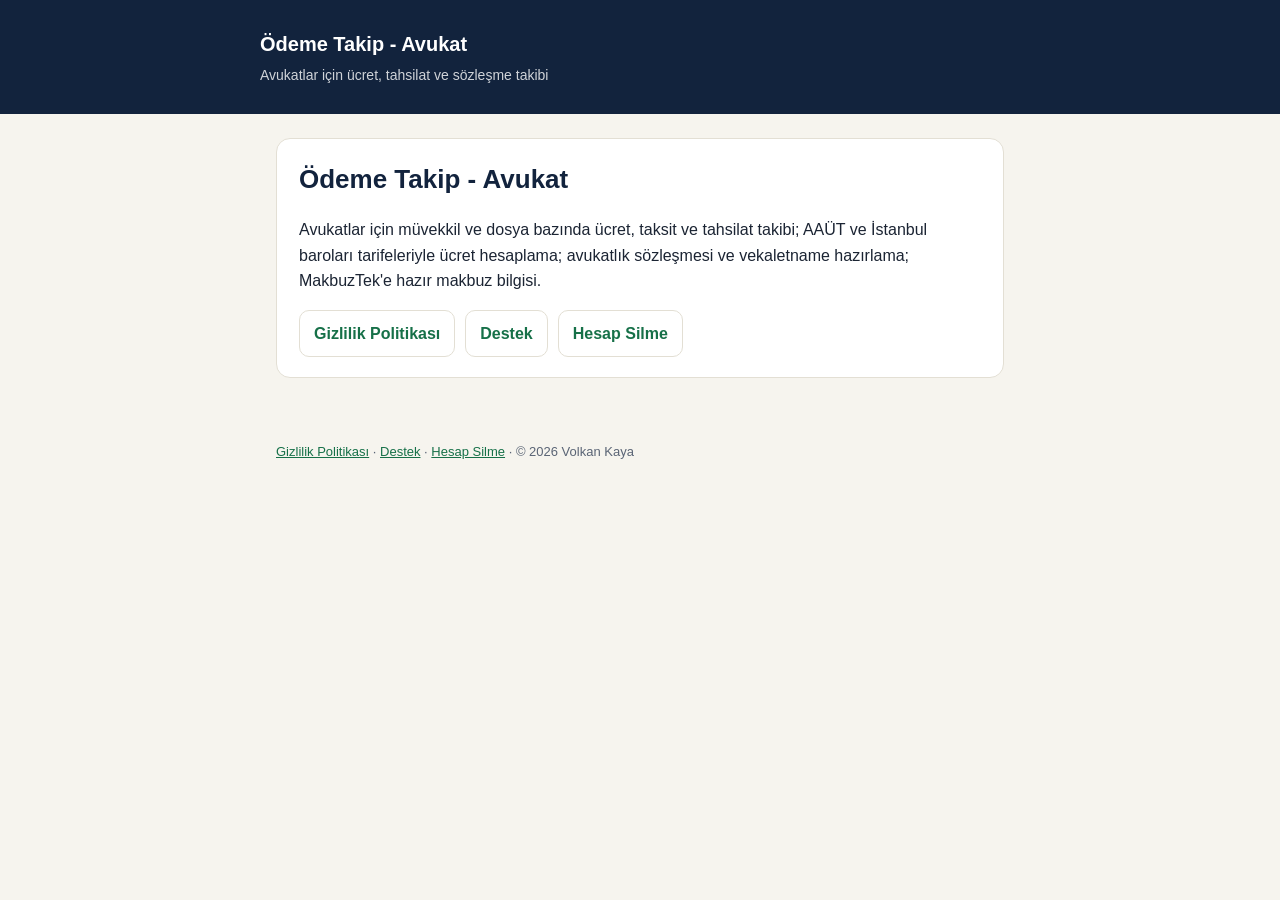
<file: index.html>
<!doctype html>
<html lang="tr"><head><meta charset="utf-8"><meta name="viewport" content="width=device-width,initial-scale=1">
<title>Ödeme Takip - Avukat</title><meta name="description" content="Avukatlar için ücret, tahsilat, makbuz ve sözleşme takibi"><link rel="stylesheet" href="style.css"></head>
<body><header><div class="in"><a href="./">Ödeme Takip - Avukat</a><p>Avukatlar için ücret, tahsilat ve sözleşme takibi</p></div></header><main>
<div class="card">
<h1>Ödeme Takip - Avukat</h1>
<p>Avukatlar için müvekkil ve dosya bazında ücret, taksit ve tahsilat takibi; AAÜT ve İstanbul baroları tarifeleriyle ücret hesaplama; avukatlık sözleşmesi ve vekaletname hazırlama; MakbuzTek'e hazır makbuz bilgisi.</p>
<nav class="links"><a href="gizlilik-politikasi.html">Gizlilik Politikası</a><a href="destek.html">Destek</a><a href="hesap-silme.html">Hesap Silme</a></nav>
</div>
</main><footer><a href="gizlilik-politikasi.html">Gizlilik Politikası</a> · <a href="destek.html">Destek</a> · <a href="hesap-silme.html">Hesap Silme</a> · © 2026 Volkan Kaya</footer></body></html>
</file>
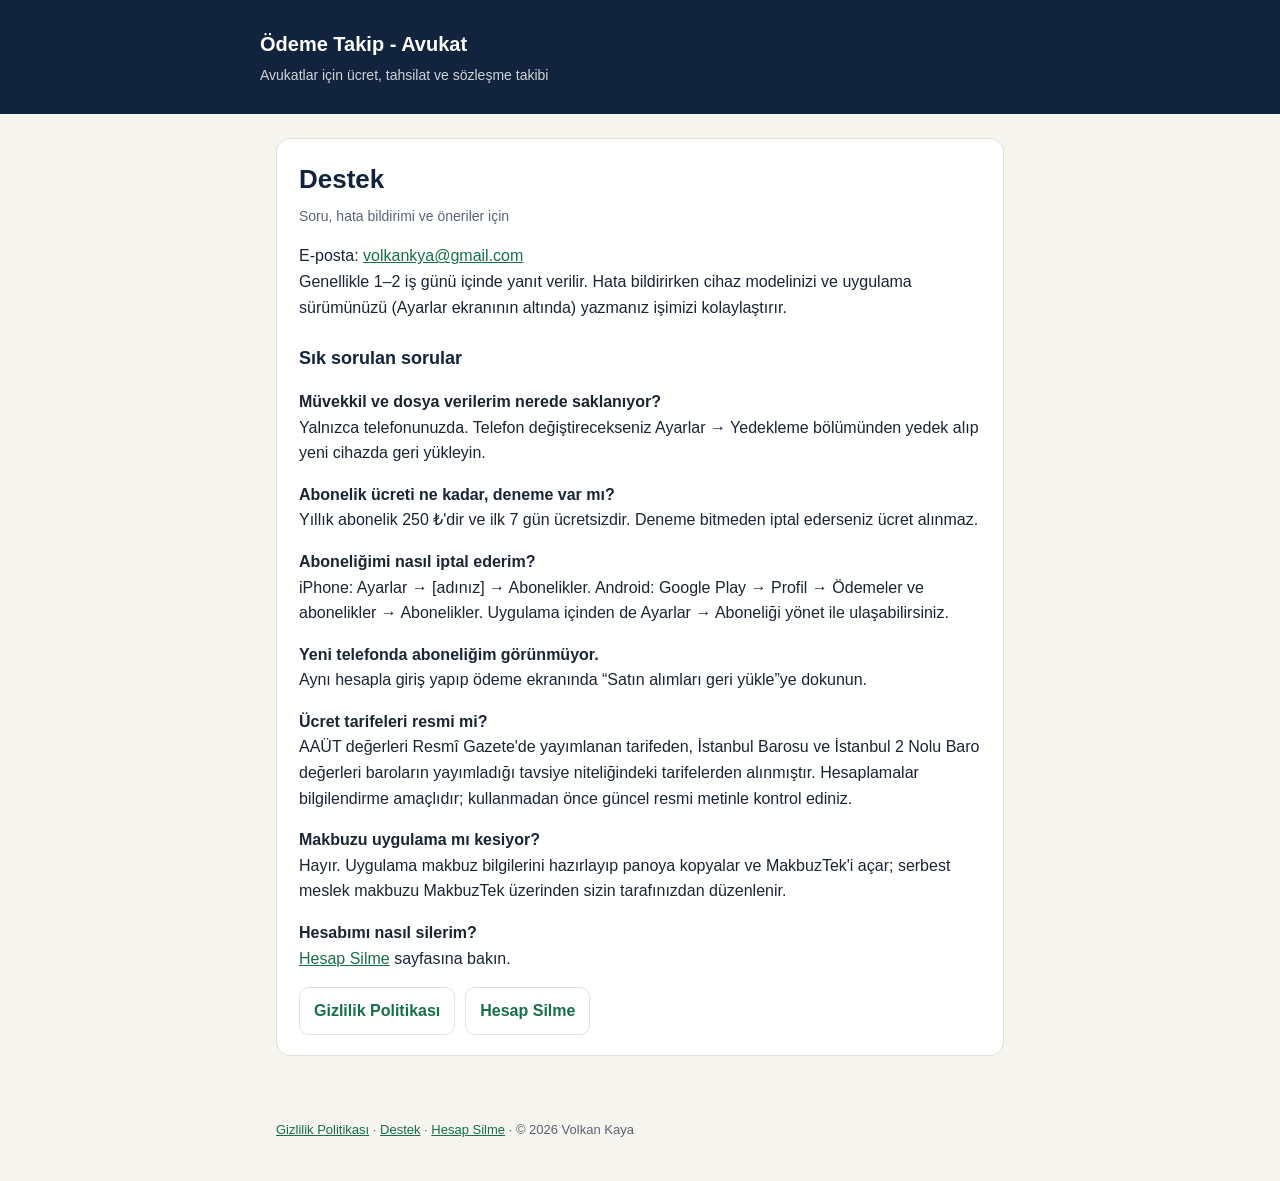
<file: destek.html>
<!doctype html>
<html lang="tr"><head><meta charset="utf-8"><meta name="viewport" content="width=device-width,initial-scale=1">
<title>Destek – Ödeme Takip</title><meta name="description" content="Ödeme Takip - Avukat uygulaması destek ve sık sorulan sorular"><link rel="stylesheet" href="style.css"></head>
<body><header><div class="in"><a href="./">Ödeme Takip - Avukat</a><p>Avukatlar için ücret, tahsilat ve sözleşme takibi</p></div></header><main>
<div class="card">
<h1>Destek</h1>
<p class="meta">Soru, hata bildirimi ve öneriler için</p>
<p>E-posta: <a href="mailto:volkankya@gmail.com?subject=%C3%96deme%20Takip%20Destek">volkankya@gmail.com</a><br>Genellikle 1–2 iş günü içinde yanıt verilir. Hata bildirirken cihaz modelinizi ve uygulama sürümünüzü (Ayarlar ekranının altında) yazmanız işimizi kolaylaştırır.</p>

<h2>Sık sorulan sorular</h2>
<p><strong>Müvekkil ve dosya verilerim nerede saklanıyor?</strong><br>Yalnızca telefonunuzda. Telefon değiştirecekseniz Ayarlar → Yedekleme bölümünden yedek alıp yeni cihazda geri yükleyin.</p>
<p><strong>Abonelik ücreti ne kadar, deneme var mı?</strong><br>Yıllık abonelik 250 ₺'dir ve ilk 7 gün ücretsizdir. Deneme bitmeden iptal ederseniz ücret alınmaz.</p>
<p><strong>Aboneliğimi nasıl iptal ederim?</strong><br>iPhone: Ayarlar → [adınız] → Abonelikler. Android: Google Play → Profil → Ödemeler ve abonelikler → Abonelikler. Uygulama içinden de Ayarlar → Aboneliği yönet ile ulaşabilirsiniz.</p>
<p><strong>Yeni telefonda aboneliğim görünmüyor.</strong><br>Aynı hesapla giriş yapıp ödeme ekranında “Satın alımları geri yükle”ye dokunun.</p>
<p><strong>Ücret tarifeleri resmi mi?</strong><br>AAÜT değerleri Resmî Gazete'de yayımlanan tarifeden, İstanbul Barosu ve İstanbul 2 Nolu Baro değerleri baroların yayımladığı tavsiye niteliğindeki tarifelerden alınmıştır. Hesaplamalar bilgilendirme amaçlıdır; kullanmadan önce güncel resmi metinle kontrol ediniz.</p>
<p><strong>Makbuzu uygulama mı kesiyor?</strong><br>Hayır. Uygulama makbuz bilgilerini hazırlayıp panoya kopyalar ve MakbuzTek'i açar; serbest meslek makbuzu MakbuzTek üzerinden sizin tarafınızdan düzenlenir.</p>
<p><strong>Hesabımı nasıl silerim?</strong><br><a href="hesap-silme.html">Hesap Silme</a> sayfasına bakın.</p>
<nav class="links"><a href="gizlilik-politikasi.html">Gizlilik Politikası</a><a href="hesap-silme.html">Hesap Silme</a></nav>
</div>
</main><footer><a href="gizlilik-politikasi.html">Gizlilik Politikası</a> · <a href="destek.html">Destek</a> · <a href="hesap-silme.html">Hesap Silme</a> · © 2026 Volkan Kaya</footer></body></html>
</file>
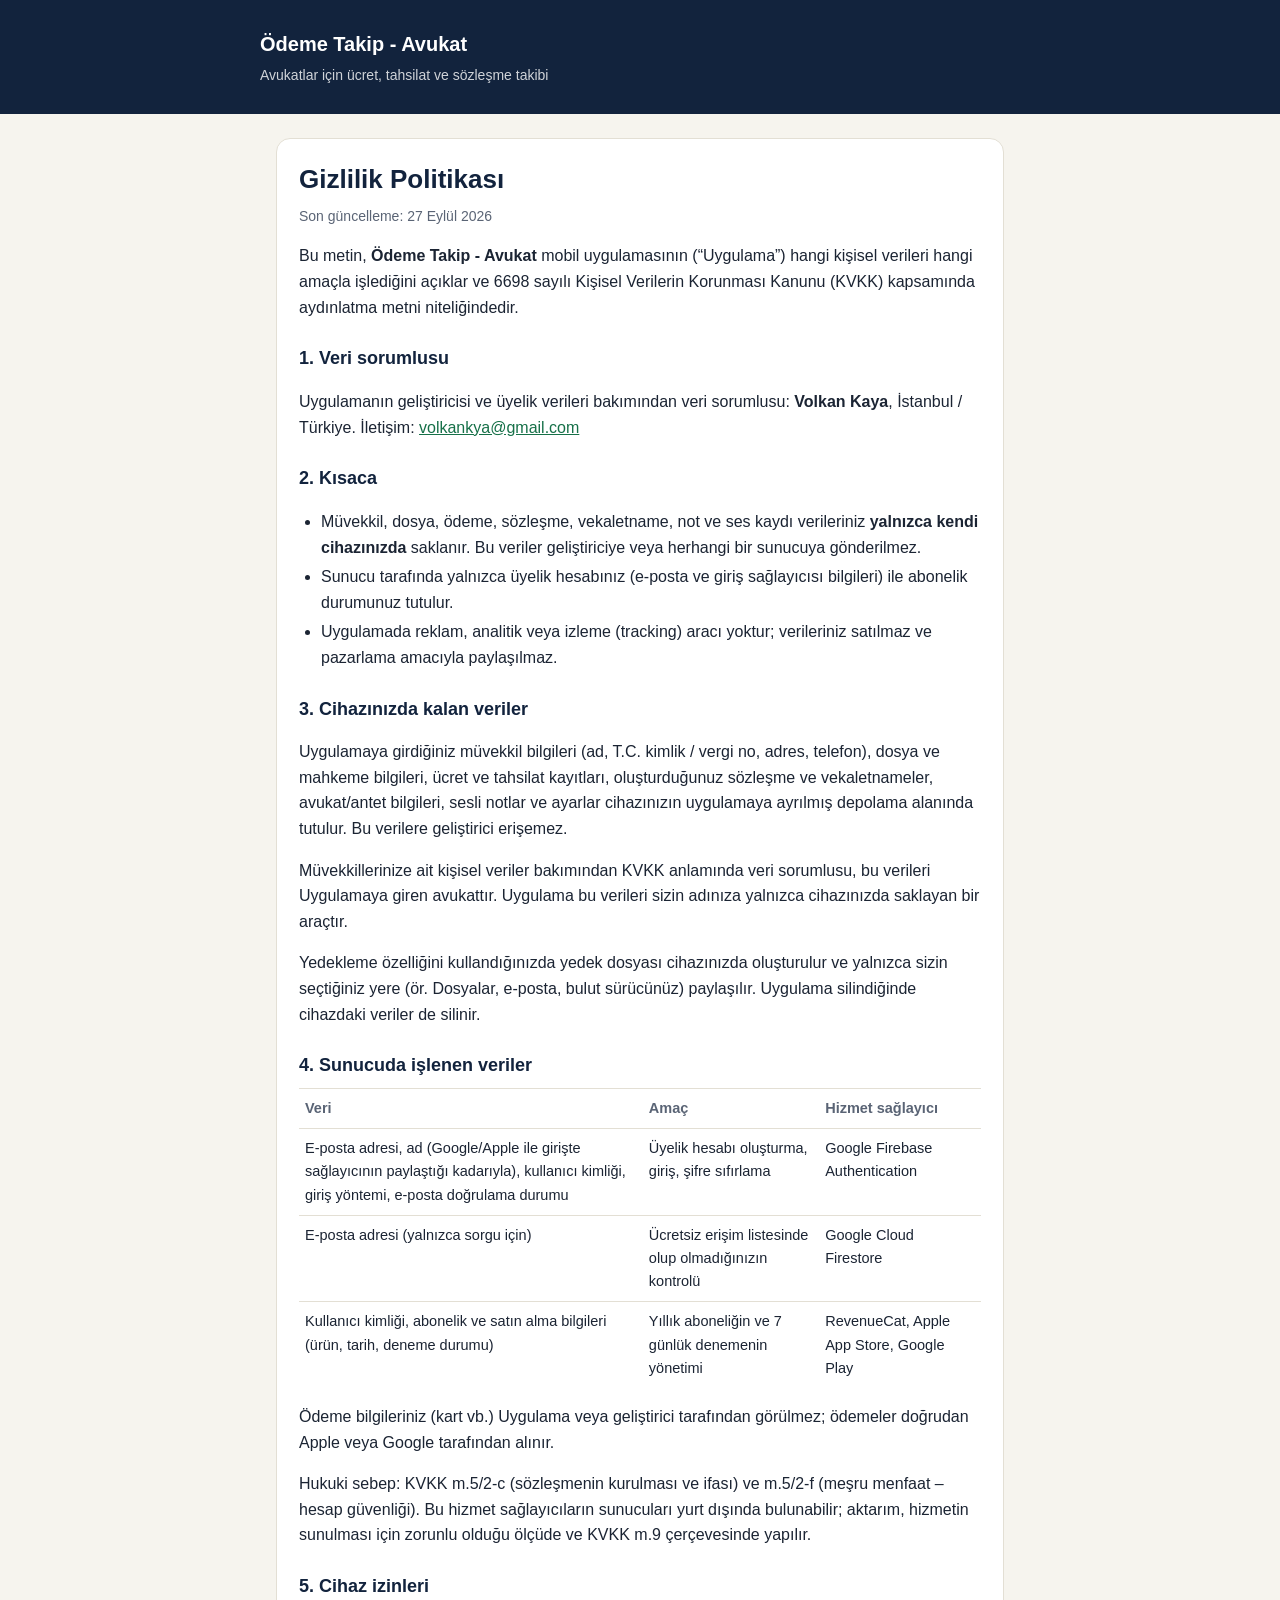
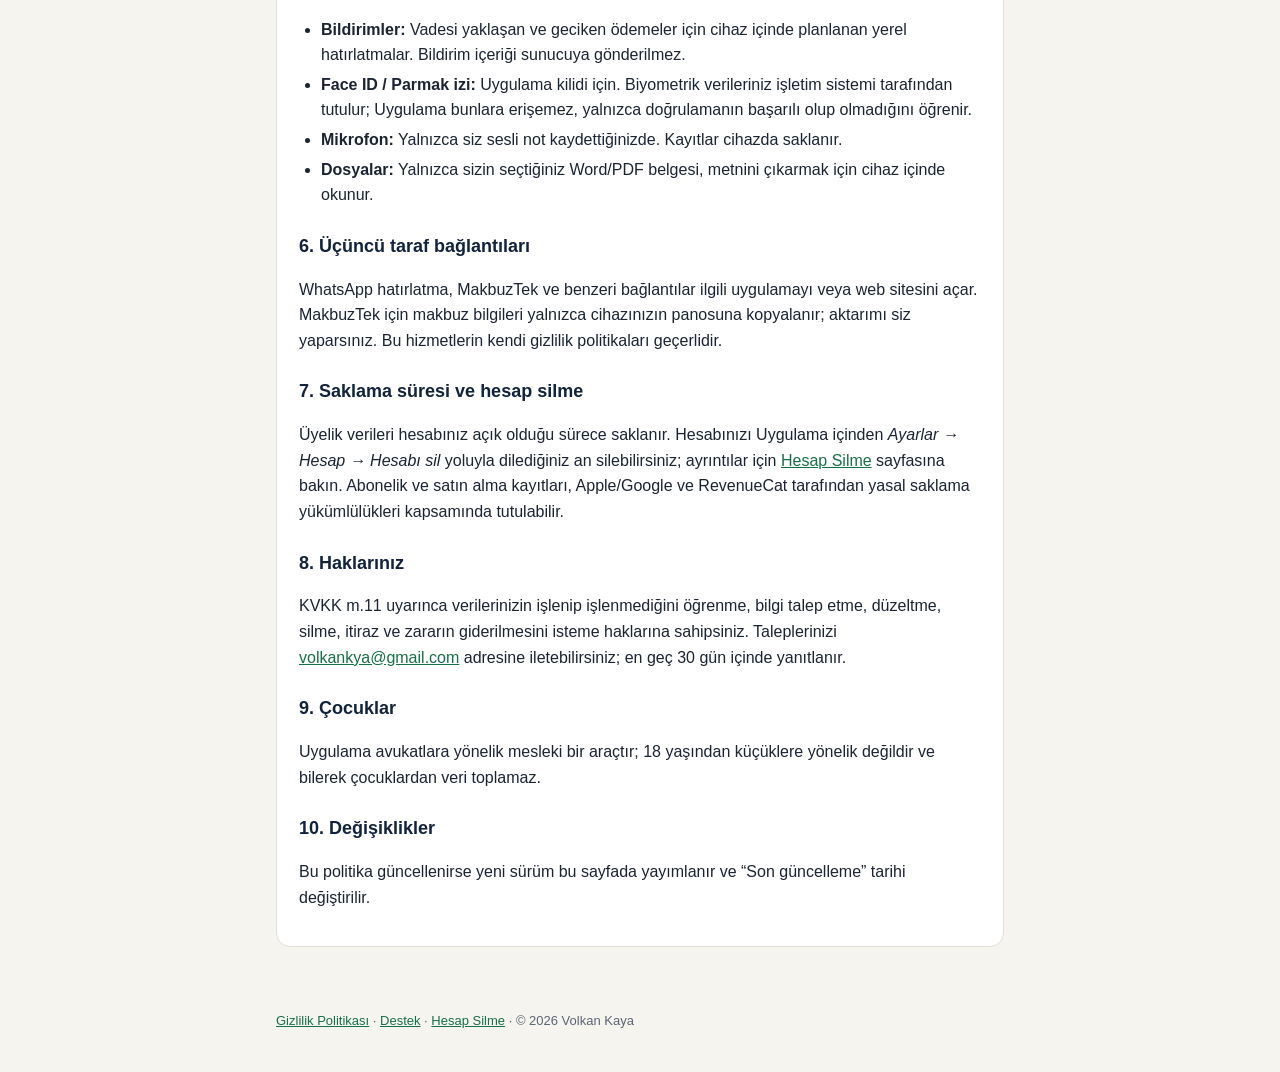
<file: gizlilik-politikasi.html>
<!doctype html>
<html lang="tr"><head><meta charset="utf-8"><meta name="viewport" content="width=device-width,initial-scale=1">
<title>Gizlilik Politikası – Ödeme Takip</title><meta name="description" content="Ödeme Takip - Avukat uygulamasının gizlilik politikası ve KVKK aydınlatma metni"><link rel="stylesheet" href="style.css"></head>
<body><header><div class="in"><a href="./">Ödeme Takip - Avukat</a><p>Avukatlar için ücret, tahsilat ve sözleşme takibi</p></div></header><main>
<div class="card">
<h1>Gizlilik Politikası</h1>
<p class="meta">Son güncelleme: 27 Eylül 2026</p>
<p>Bu metin, <strong>Ödeme Takip - Avukat</strong> mobil uygulamasının (“Uygulama”) hangi kişisel verileri hangi amaçla işlediğini açıklar ve 6698 sayılı Kişisel Verilerin Korunması Kanunu (KVKK) kapsamında aydınlatma metni niteliğindedir.</p>

<h2>1. Veri sorumlusu</h2>
<p>Uygulamanın geliştiricisi ve üyelik verileri bakımından veri sorumlusu: <strong>Volkan Kaya</strong>, İstanbul / Türkiye. İletişim: <a href="mailto:volkankya@gmail.com">volkankya@gmail.com</a></p>

<h2>2. Kısaca</h2>
<ul>
<li>Müvekkil, dosya, ödeme, sözleşme, vekaletname, not ve ses kaydı verileriniz <strong>yalnızca kendi cihazınızda</strong> saklanır. Bu veriler geliştiriciye veya herhangi bir sunucuya gönderilmez.</li>
<li>Sunucu tarafında yalnızca üyelik hesabınız (e-posta ve giriş sağlayıcısı bilgileri) ile abonelik durumunuz tutulur.</li>
<li>Uygulamada reklam, analitik veya izleme (tracking) aracı yoktur; verileriniz satılmaz ve pazarlama amacıyla paylaşılmaz.</li>
</ul>

<h2>3. Cihazınızda kalan veriler</h2>
<p>Uygulamaya girdiğiniz müvekkil bilgileri (ad, T.C. kimlik / vergi no, adres, telefon), dosya ve mahkeme bilgileri, ücret ve tahsilat kayıtları, oluşturduğunuz sözleşme ve vekaletnameler, avukat/antet bilgileri, sesli notlar ve ayarlar cihazınızın uygulamaya ayrılmış depolama alanında tutulur. Bu verilere geliştirici erişemez.</p>
<p>Müvekkillerinize ait kişisel veriler bakımından KVKK anlamında veri sorumlusu, bu verileri Uygulamaya giren avukattır. Uygulama bu verileri sizin adınıza yalnızca cihazınızda saklayan bir araçtır.</p>
<p>Yedekleme özelliğini kullandığınızda yedek dosyası cihazınızda oluşturulur ve yalnızca sizin seçtiğiniz yere (ör. Dosyalar, e-posta, bulut sürücünüz) paylaşılır. Uygulama silindiğinde cihazdaki veriler de silinir.</p>

<h2>4. Sunucuda işlenen veriler</h2>
<table>
<tr><th>Veri</th><th>Amaç</th><th>Hizmet sağlayıcı</th></tr>
<tr><td>E-posta adresi, ad (Google/Apple ile girişte sağlayıcının paylaştığı kadarıyla), kullanıcı kimliği, giriş yöntemi, e-posta doğrulama durumu</td><td>Üyelik hesabı oluşturma, giriş, şifre sıfırlama</td><td>Google Firebase Authentication</td></tr>
<tr><td>E-posta adresi (yalnızca sorgu için)</td><td>Ücretsiz erişim listesinde olup olmadığınızın kontrolü</td><td>Google Cloud Firestore</td></tr>
<tr><td>Kullanıcı kimliği, abonelik ve satın alma bilgileri (ürün, tarih, deneme durumu)</td><td>Yıllık aboneliğin ve 7 günlük denemenin yönetimi</td><td>RevenueCat, Apple App Store, Google Play</td></tr>
</table>
<p>Ödeme bilgileriniz (kart vb.) Uygulama veya geliştirici tarafından görülmez; ödemeler doğrudan Apple veya Google tarafından alınır.</p>
<p>Hukuki sebep: KVKK m.5/2-c (sözleşmenin kurulması ve ifası) ve m.5/2-f (meşru menfaat – hesap güvenliği). Bu hizmet sağlayıcıların sunucuları yurt dışında bulunabilir; aktarım, hizmetin sunulması için zorunlu olduğu ölçüde ve KVKK m.9 çerçevesinde yapılır.</p>

<h2>5. Cihaz izinleri</h2>
<ul>
<li><strong>Bildirimler:</strong> Vadesi yaklaşan ve geciken ödemeler için cihaz içinde planlanan yerel hatırlatmalar. Bildirim içeriği sunucuya gönderilmez.</li>
<li><strong>Face ID / Parmak izi:</strong> Uygulama kilidi için. Biyometrik verileriniz işletim sistemi tarafından tutulur; Uygulama bunlara erişemez, yalnızca doğrulamanın başarılı olup olmadığını öğrenir.</li>
<li><strong>Mikrofon:</strong> Yalnızca siz sesli not kaydettiğinizde. Kayıtlar cihazda saklanır.</li>
<li><strong>Dosyalar:</strong> Yalnızca sizin seçtiğiniz Word/PDF belgesi, metnini çıkarmak için cihaz içinde okunur.</li>
</ul>

<h2>6. Üçüncü taraf bağlantıları</h2>
<p>WhatsApp hatırlatma, MakbuzTek ve benzeri bağlantılar ilgili uygulamayı veya web sitesini açar. MakbuzTek için makbuz bilgileri yalnızca cihazınızın panosuna kopyalanır; aktarımı siz yaparsınız. Bu hizmetlerin kendi gizlilik politikaları geçerlidir.</p>

<h2>7. Saklama süresi ve hesap silme</h2>
<p>Üyelik verileri hesabınız açık olduğu sürece saklanır. Hesabınızı Uygulama içinden <em>Ayarlar → Hesap → Hesabı sil</em> yoluyla dilediğiniz an silebilirsiniz; ayrıntılar için <a href="hesap-silme.html">Hesap Silme</a> sayfasına bakın. Abonelik ve satın alma kayıtları, Apple/Google ve RevenueCat tarafından yasal saklama yükümlülükleri kapsamında tutulabilir.</p>

<h2>8. Haklarınız</h2>
<p>KVKK m.11 uyarınca verilerinizin işlenip işlenmediğini öğrenme, bilgi talep etme, düzeltme, silme, itiraz ve zararın giderilmesini isteme haklarına sahipsiniz. Taleplerinizi <a href="mailto:volkankya@gmail.com">volkankya@gmail.com</a> adresine iletebilirsiniz; en geç 30 gün içinde yanıtlanır.</p>

<h2>9. Çocuklar</h2>
<p>Uygulama avukatlara yönelik mesleki bir araçtır; 18 yaşından küçüklere yönelik değildir ve bilerek çocuklardan veri toplamaz.</p>

<h2>10. Değişiklikler</h2>
<p>Bu politika güncellenirse yeni sürüm bu sayfada yayımlanır ve “Son güncelleme” tarihi değiştirilir.</p>
</div>
</main><footer><a href="gizlilik-politikasi.html">Gizlilik Politikası</a> · <a href="destek.html">Destek</a> · <a href="hesap-silme.html">Hesap Silme</a> · © 2026 Volkan Kaya</footer></body></html>
</file>
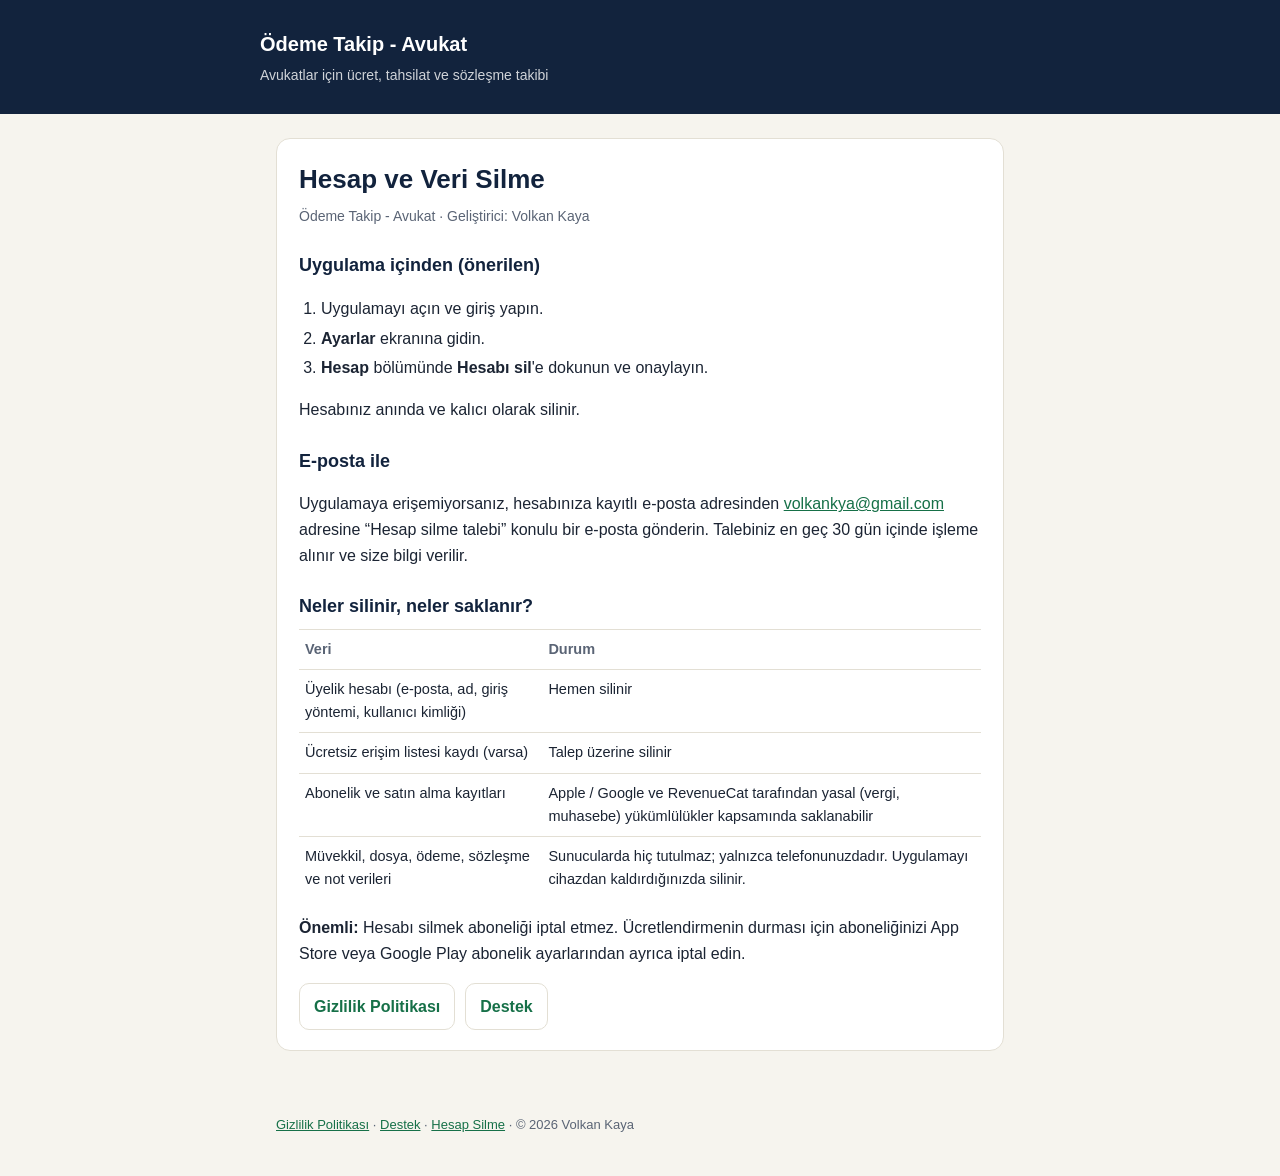
<file: hesap-silme.html>
<!doctype html>
<html lang="tr"><head><meta charset="utf-8"><meta name="viewport" content="width=device-width,initial-scale=1">
<title>Hesap Silme – Ödeme Takip</title><meta name="description" content="Ödeme Takip - Avukat hesabınızı ve verilerinizi nasıl silersiniz"><link rel="stylesheet" href="style.css"></head>
<body><header><div class="in"><a href="./">Ödeme Takip - Avukat</a><p>Avukatlar için ücret, tahsilat ve sözleşme takibi</p></div></header><main>
<div class="card">
<h1>Hesap ve Veri Silme</h1>
<p class="meta">Ödeme Takip - Avukat · Geliştirici: Volkan Kaya</p>

<h2>Uygulama içinden (önerilen)</h2>
<ol>
<li>Uygulamayı açın ve giriş yapın.</li>
<li><strong>Ayarlar</strong> ekranına gidin.</li>
<li><strong>Hesap</strong> bölümünde <strong>Hesabı sil</strong>'e dokunun ve onaylayın.</li>
</ol>
<p>Hesabınız anında ve kalıcı olarak silinir.</p>

<h2>E-posta ile</h2>
<p>Uygulamaya erişemiyorsanız, hesabınıza kayıtlı e-posta adresinden <a href="mailto:volkankya@gmail.com?subject=Hesap%20silme%20talebi%20-%20%C3%96deme%20Takip">volkankya@gmail.com</a> adresine “Hesap silme talebi” konulu bir e-posta gönderin. Talebiniz en geç 30 gün içinde işleme alınır ve size bilgi verilir.</p>

<h2>Neler silinir, neler saklanır?</h2>
<table>
<tr><th>Veri</th><th>Durum</th></tr>
<tr><td>Üyelik hesabı (e-posta, ad, giriş yöntemi, kullanıcı kimliği)</td><td>Hemen silinir</td></tr>
<tr><td>Ücretsiz erişim listesi kaydı (varsa)</td><td>Talep üzerine silinir</td></tr>
<tr><td>Abonelik ve satın alma kayıtları</td><td>Apple / Google ve RevenueCat tarafından yasal (vergi, muhasebe) yükümlülükler kapsamında saklanabilir</td></tr>
<tr><td>Müvekkil, dosya, ödeme, sözleşme ve not verileri</td><td>Sunucularda hiç tutulmaz; yalnızca telefonunuzdadır. Uygulamayı cihazdan kaldırdığınızda silinir.</td></tr>
</table>
<p><strong>Önemli:</strong> Hesabı silmek aboneliği iptal etmez. Ücretlendirmenin durması için aboneliğinizi App Store veya Google Play abonelik ayarlarından ayrıca iptal edin.</p>
<nav class="links"><a href="gizlilik-politikasi.html">Gizlilik Politikası</a><a href="destek.html">Destek</a></nav>
</div>
</main><footer><a href="gizlilik-politikasi.html">Gizlilik Politikası</a> · <a href="destek.html">Destek</a> · <a href="hesap-silme.html">Hesap Silme</a> · © 2026 Volkan Kaya</footer></body></html>
</file>
<file: style.css>
:root{--bg:#F6F4EE;--card:#fff;--text:#1B2433;--soft:#5A6475;--navy:#12233D;--accent:#167048;--border:#E3DFD4}
@media (prefers-color-scheme:dark){:root{--bg:#10151D;--card:#171E29;--text:#E8EAEE;--soft:#A3ACBA;--navy:#9DB8E6;--accent:#5CC894;--border:#2A3342}}
*{box-sizing:border-box}
body{margin:0;background:var(--bg);color:var(--text);font:16px/1.6 -apple-system,BlinkMacSystemFont,"Segoe UI",Roboto,Helvetica,Arial,sans-serif}
header{background:#12233D;color:#fff;padding:28px 16px}
header .in,main{max-width:760px;margin:0 auto}
header a{color:#fff;text-decoration:none;font-weight:700;font-size:20px}
header p{margin:4px 0 0;opacity:.8;font-size:14px}
main{padding:24px 16px 48px}
.card{background:var(--card);border:1px solid var(--border);border-radius:14px;padding:20px 22px;margin-bottom:16px}
h1{font-size:26px;margin:0 0 4px;color:var(--navy)}
h2{font-size:18px;margin:24px 0 8px;color:var(--navy)}
.meta{color:var(--soft);font-size:14px;margin:0 0 16px}
a{color:var(--accent)}
ul,ol{padding-left:22px}
li{margin:4px 0}
table{width:100%;border-collapse:collapse;font-size:14.5px;margin:8px 0}
th,td{text-align:left;border-top:1px solid var(--border);padding:8px 6px;vertical-align:top}
th{color:var(--soft);font-weight:600}
nav.links{display:flex;flex-wrap:wrap;gap:10px;margin-top:8px}
nav.links a{display:inline-block;padding:10px 14px;border:1px solid var(--border);border-radius:10px;background:var(--card);text-decoration:none;font-weight:600}
footer{max-width:760px;margin:0 auto;padding:0 16px 40px;color:var(--soft);font-size:13px}
</file>
